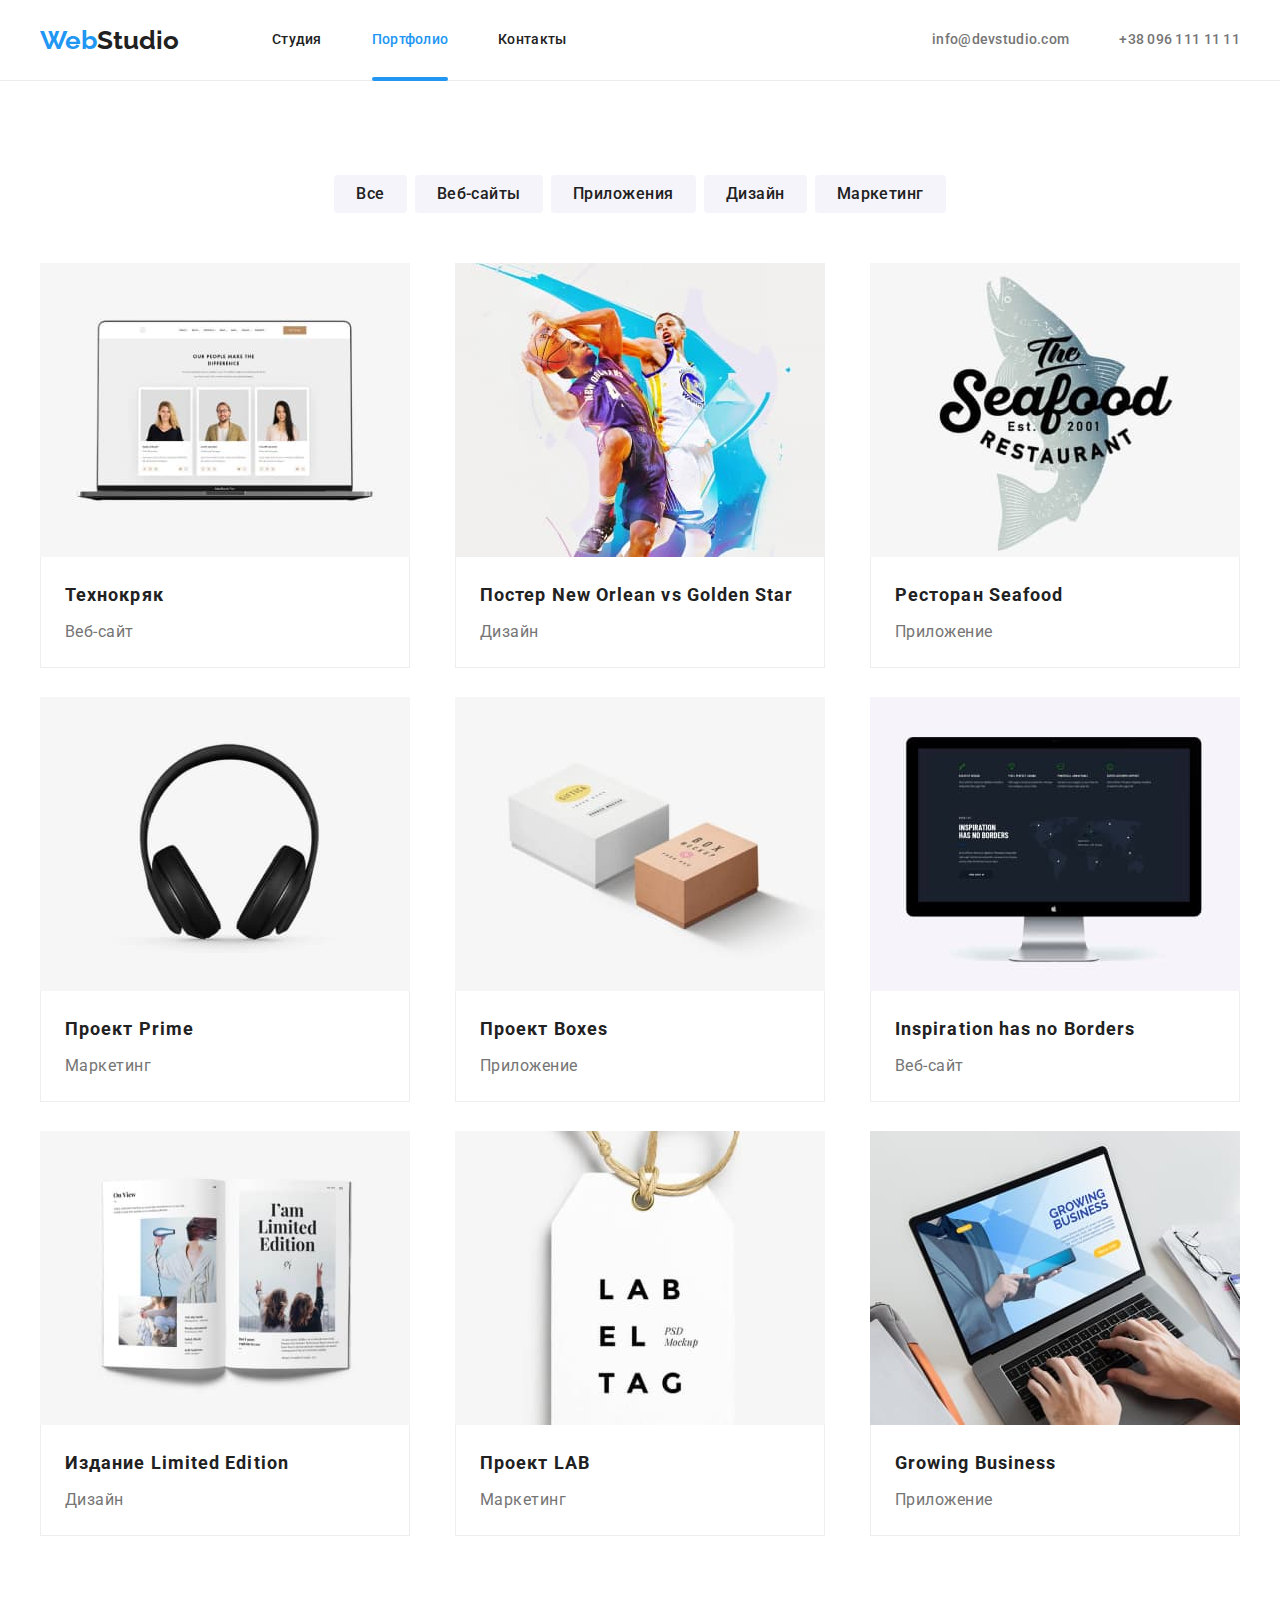
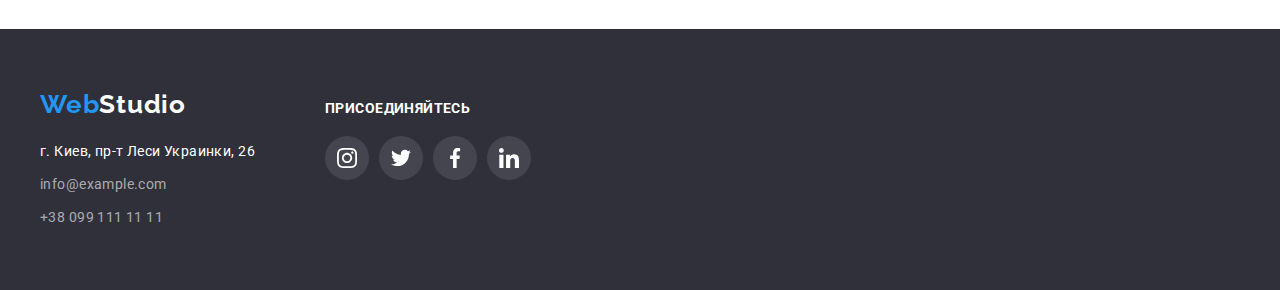
<file: portfolio.html>
<!DOCTYPE html>
<html lang="ru">
<head>
    <meta charset="UTF-8">
    <meta http-equiv="X-UA-Compatible" content="IE=edge">
    <meta name="viewport" content="width=device-width, initial-scale=1.0">
    <title>Document</title>
    <link rel="stylesheet" href="css/styles.css">
    <link rel="preconnect" href="https://fonts.googleapis.com">
    <link rel="preconnect" href="https://fonts.gstatic.com" crossorigin>
    <link href="https://fonts.googleapis.com/css2?family=Raleway:wght@700&family=Roboto:wght@400;500;700;900&display=swap"
        rel="stylesheet">
</head>
<body>
    <header class="header">
        <div class="container">
            <nav class="navigation">
                <a href="WebStudio" class="header-logo"><span class="web">Web</span>Studio</a>
                <ul class="nav">
                    <li class="nav-item"><a href="index.html" class="nav-item-link">Студия</a></li>
                    <li class="nav-item"><a href="" class="nav-item-link current">Портфолио</a></li>
                    <li class="nav-item"><a href="" class="nav-item-link">Контакты</a></li>
                </ul>
            </nav>
            <ul class="mail-phone">
                <li class="mail-phone-item"><a href="mailto:info@devstudio.com" class="mail">info@devstudio.com</a></li>
                <li class="mail-phone-item"><a href="tel:+380961111111" class="phone-number">+38 096 111 11 11</a></li>
            </ul>
        </div>
    </header>
    <main>
        <section class="main">
            <div class="container">
                <ul class="button-list">
                    <li class="item-filter-btn"><button type="button" class="filter-btn">Все</button></li>
                    <li class="item-filter-btn"><button type="button" class="filter-btn">Веб-сайты</button></li>
                    <li class="item-filter-btn"><button type="button" class="filter-btn">Приложения</button></li>
                    <li class="item-filter-btn"><button type="button" class="filter-btn">Дизайн</button></li>
                    <li class="item-filter-btn"><button type="button" class="filter-btn">Маркетинг</button></li>
                </ul>
                <ul class="categories-list">
                    <li class="categories-item-list">
                        <a href="" class="decoration-link">
                            <div class="card-thumb">
                                <img src="images/technokryak.jpg" alt="Технокряк" width="370" height="294">
                                <div class="overlay">
                                    <p class="pre-text">Ресурс предлагает комплексные предложения с разным уровнем функционала и
                                    сервисов.
                                    Все это позволит посетителю
                                    получить
                                    исчерпывающие сведения <br>о компании или частном лице.</p>
                                </div>
                            </div>
                            <div class="categories-item">
                                <h3 class="categories-item-title">Технокряк</h3>
                                <p class="categories-item-content">Веб-сайт</p>
                            </div>
                        </a>
                    </li>
                    <li class="categories-item-list">
                        <a href="" class="decoration-link">
                            <div class="card-thumb">
                                <img src="images/basketball.jpg" alt="Постер" width="370" height="294">
                                <div class="overlay">
                                    <p class="pre-text">Ресурс предлагает комплексные предложения с разным уровнем функционала и
                                        сервисов.
                                        Все это позволит посетителю
                                        получить
                                        исчерпывающие сведения <br>о компании или частном лице.</p>
                                </div>
                            </div>
                            <div class="categories-item">
                                <h3 class="categories-item-title">Постер New Orlean vs Golden Star</h3>
                                <p class="categories-item-content">Дизайн</p>
                            </div>
                        </a>
                    </li>
                    <li class="categories-item-list">
                        <a href="" class="decoration-link">
                            <div class="card-thumb">
                                <img src="images/seafood.jpg" alt="Ресторан" width="370" height="294">
                                <div class="overlay">
                                    <p class="pre-text">Ресурс предлагает комплексные предложения с разным уровнем функционала и
                                        сервисов.
                                        Все это позволит посетителю
                                        получить
                                        исчерпывающие сведения <br>о компании или частном лице.</p>
                                </div>
                            </div>
                            <div class="categories-item">
                                <h3 class="categories-item-title">Ресторан Seafood</h3>
                                <p class="categories-item-content">Приложение</p>
                            </div>
                        </a>
                    </li>
                    <li class="categories-item-list">
                        <a href="" class="decoration-link">
                            <div class="card-thumb">
                                <img src="images/headphones.jpg" alt="Проект" width="370" height="294">
                                <div class="overlay">
                                    <p class="pre-text">Ресурс предлагает комплексные предложения с разным уровнем функционала и
                                        сервисов.
                                        Все это позволит посетителю
                                        получить
                                        исчерпывающие сведения <br>о компании или частном лице.</p>
                                </div>
                            </div>
                            <div class="categories-item">
                                <h3 class="categories-item-title">Проект Prime</h3>
                                <p class="categories-item-content">Маркетинг</p>
                            </div>
                        </a>
                    </li>
                    <li class="categories-item-list">
                        <a href="" class="decoration-link">
                            <div class="card-thumb">
                                <img src="images/boxes.jpg" alt="Проект коробки" width="370" height="294">
                                <div class="overlay">
                                    <p class="pre-text">Ресурс предлагает комплексные предложения с разным уровнем функционала и
                                        сервисов.
                                        Все это позволит посетителю
                                        получить
                                        исчерпывающие сведения <br>о компании или частном лице.</p>
                                </div>
                            </div>
                            <div class="categories-item">
                                <h3 class="categories-item-title">Проект Boxes</h3>
                                <p class="categories-item-content">Приложение</p>
                            </div>
                        </a>
                    </li>
                    <li class="categories-item-list">
                        <a href="" class="decoration-link">
                            <div class="card-thumb">
                                <img src="images/monitor.jpg" alt="Монітор" width="370" height="294">
                                <div class="overlay">
                                    <p class="pre-text">Ресурс предлагает комплексные предложения с разным уровнем функционала и
                                        сервисов.
                                        Все это позволит посетителю
                                        получить
                                        исчерпывающие сведения <br>о компании или частном лице.</p>
                                </div>
                            </div>
                            <div class="categories-item">
                                <h3 class="categories-item-title">Inspiration has no Borders</h3>
                                <p class="categories-item-content">Веб-сайт</p>
                            </div>
                        </a>
                    </li>
                    <li class="categories-item-list">
                        <a href="" class="decoration-link">
                            <div class="card-thumb">
                                <img src="images/book.jpg" alt="Книжка" width="370" height="294">
                                <div class="overlay">
                                    <p class="pre-text">Ресурс предлагает комплексные предложения с разным уровнем функционала и
                                        сервисов.
                                        Все это позволит посетителю
                                        получить
                                        исчерпывающие сведения <br>о компании или частном лице.</p>
                                </div>
                            </div>
                            <div class="categories-item">
                                <h3 class="categories-item-title">Издание Limited Edition</h3>
                                <p class="categories-item-content">Дизайн</p>
                            </div>
                        </a>
                    </li>
                    <li class="categories-item-list">
                        <a href="" class="decoration-link">
                            <div class="card-thumb">
                                <img src="images/tag.jpg" alt="Бірка" width="370" height="294">
                                <div class="overlay">
                                    <p class="pre-text">Ресурс предлагает комплексные предложения с разным уровнем функционала и
                                        сервисов.
                                        Все это позволит посетителю
                                        получить
                                        исчерпывающие сведения <br>о компании или частном лице.</p>
                                </div>
                            </div>
                            <div class="categories-item">
                                <h3 class="categories-item-title">Проект LAB</h3>
                                <p class="categories-item-content">Маркетинг</p>
                            </div>
                        </a>
                    </li>
                    <li class="categories-item-list">
                        <a href="" class="decoration-link">
                            <div class="card-thumb">
                                <img src="images/laptop.jpg" alt="Ноутбук" width="370" height="294">
                                <div class="overlay">
                                    <p class="pre-text">Ресурс предлагает комплексные предложения с разным уровнем функционала и
                                        сервисов.
                                        Все это позволит посетителю
                                        получить
                                        исчерпывающие сведения <br>о компании или частном лице.</p>
                                </div>
                            </div>
                            <div class="categories-item">
                                <h3 class="categories-item-title">Growing Business</h3>
                                <p class="categories-item-content">Приложение</p>
                            </div>
                        </a>
                    </li>
                </ul>
            </div>
        </section>
    </main>
    <footer class="footer">
        <div class="container footer-content">
            <div>
                <a href="WebStudio" class="footer-logo"><span class="web">Web</span>Studio</a>
                <address class="address">
                    <ul class="address-list">
                        <li class="address-item-city"><a href="г. Киев, пр-т Леси Украинки, 26" class="city">г. Киев, пр-т
                                Леси
                                Украинки, 26</a></li>
                        <li class="address-item-mail"><a href="info@example.com" class="address-mail">info@example.com</a>
                        </li>
                        <li class="address-item-phone"><a href="tel:+380991111111" class="address-phone">+38 099 111 11
                                11</a></li>
                    </ul>
                </address>
            </div>
            <section class="soc-footer">
                <h3 class="soc-title">присоединяйтесь</h3>
                <ul class="soc-footer-list">
                    <li class="soc-item-footer">
                        <a href="https://www.instagram.com" class="social-link">
                            <svg width="20" height="20" class="icon-footer">
                                <use href="./images/icons.svg#icon-instagram"></use>
                            </svg>
                        </a>
                    </li>
                    <li class="soc-item-footer">
                        <a href="https://twitter.com" class="social-link">
                            <svg width="20" height="20" class="icon-footer">
                                <use href="./images/icons.svg#icon-twitter"></use>
                            </svg>
                        </a>
                    </li>
                    <li class="soc-item-footer">
                        <a href="https://facebook.com" class="social-link">
                            <svg width="20" height="20" class="icon-footer">
                                <use href="./images/icons.svg#icon-facebook"></use>
                            </svg>
                        </a>
                    </li>
                    <li class="soc-item-footer">
                        <a href="https://www.linkedin.com" class="social-link">
                            <svg width="20" height="20" class="icon-footer">
                                <use href="./images/icons.svg#icon-linkedin"></use>
                            </svg>
                        </a>
                    </li>
                </ul>
            </section>
        </div>
    </footer>
</body>
</html>
</file>
<file: css/styles.css>
body {
    margin: 0;
    font-family: 'Roboto', sans-serif;
    color: #000000;
}
h1,
h2,
h3,
h4,
h5,
h6,
p,
ul {
    margin: 0;
    padding: 0px;
}
img {
    display: block;
    max-width: 100%;
    height: auto;
}
.container {
    width: 1200px;
    padding-left: 15px;
    padding-right: 15px;
    margin: 0 auto;
}
.header {
    border-bottom: 1px solid #ECECEC;
}
.header-logo {
    font-family: 'Raleway';
    font-style: normal;
    font-weight: 700;
    font-size: 26px;
    line-height: 1.19;
    color: #212121;
    text-decoration: none;
    display: flex;
    align-items: center;
    margin-right: 93px;
}
.web {
    color: #2196F3;
}
.header .container {
    display: flex;
}
.mail-phone {
    display: flex;
}
.nav .nav-item-link {
    display: inline-block;
    color: #212121;

    transition: color 250ms cubic-bezier(0.4, 0, 0.2, 1);
}
.mail-phone .mail,
.phone-number {
    display: inline-flex;
    align-items: center;

    color: #757575;

    transition: color 250ms cubic-bezier(0.4, 0, 0.2, 1);
}
.nav>.nav-item {
    position: relative;
}
.nav {
    display: flex;
}
.navigation {
    display: flex;
}
.current::after {
    content: "";
    position: absolute;
    bottom: -1px;
    display: block;
    width: 100%;
    height: 4px;
    border-radius: 4px;
    background-color: #2196F3;
}
.nav-item:not(:last-child) {
    margin-right: 50px;
}
.mail {
    justify-content: center;
    align-items: center;
}
.phone-number {
    justify-content: center;
    align-items: center;
}
.nav-item-link,
.mail,
.phone-number {
    display: flex;
    text-decoration: none;
    padding-top: 32px;
    padding-bottom: 32px;
}
.nav-item {
    font-family: 'Roboto';
    font-style: normal;
    font-weight: 500;
    font-size: 14px;
    line-height: 1.14;
    letter-spacing: 0.02em;
}
.nav-item-link {
    color: #212121;
}

.nav-item-link:hover {
    color: #2196F3;
}
.nav .nav-item-link.current {
    color: #2196F3;
}
.mail-phone {
    margin-left: auto;
}
.mail-phone-item:not(:last-child) {
    margin-right: 50px;
}

.mail,
.phone-number {
    font-family: 'Roboto';
    font-style: normal;
    font-weight: 500;
    font-size: 14px;
    line-height: 1.14;
    letter-spacing: 0.02em;
    color: #757575;
}
.mail-icon {
    margin-right: 10px;
    fill: currentColor;
}
.phone-icon {
    margin-right: 10px;
    fill: currentColor;
}
.mail:visited,
.phone-number:visited {
    color: #757575;
}

.mail:hover,
.phone-number:hover {
    color: #2196F3;
}

.main-decision {
    background-color: #2F303A;
    background-image: 
    linear-gradient(
    rgba(47, 48, 58, 0.4), 
    rgba(47, 48, 58, 0.4)), 
    url(../images/background.jpg);
    background-repeat: no-repeat;
    background-position: center;
    background-size: 1600px;
    padding: 200px 0;
}
.icon-thumb {
    display: flex;
    justify-content: center;
    align-items: center;
    height: 120px;
    margin-bottom: 30px;
    background-color: #F5F4FA;
    border-radius: 4px;
}
.decision-title {
    font-family: 'Roboto';
    font-style: normal;
    font-weight: 900;
    font-size: 44px;
    line-height: 1.36;
    text-align: center;
    align-items: center;
    letter-spacing: 0.06em;
    text-transform: uppercase;
    color: #FFFFFF;
    width: 696px;
    height: 120px;
    margin: 0 auto 30px;
}

.button {
    font-weight: 700;
    font-size: 16px;
    line-height: 30px;
    display: flex;
    align-items: center;
    text-align: center;
    letter-spacing: 0.06em;
    background-color: #2196F3;
    box-shadow: 0px 4px 4px rgba(0, 0, 0, 0.15);
    border: none;
    border-radius: 4px;
    color: #FFFFFF;
    cursor: pointer;
    padding: 10px 32px;
    margin: 0 auto;
}

.decision {
    padding-top: 94px;
    padding-bottom: 94px;
}

.decision-item-title {
    font-family: 'Roboto';
    font-style: normal;
    font-weight: 700;
    font-size: 14px;
    line-height: 1.14;
    letter-spacing: 0.03em;
    text-transform: uppercase;
    color: #212121;
    margin-bottom: 10px;
}

.decision-item-content {
    font-size: 14px;
    line-height: 1.71;
    letter-spacing: 0.03em;
    color: #757575;
}

.decision-list {
    display: flex;
    padding-left: 0;
}

.decision-item-list:not(:last-child) {
    margin-right: 30px;
}

.main-do {
    padding-bottom: 94px;
}

.do-list {
    display: flex;
    padding-left: 0;
}

.do-item-list:not(:last-child) {
    margin-right: 30px;
}

.do-title {
    font-weight: 700;
    font-size: 36px;
    line-height: 1.17;
    text-align: center;
    letter-spacing: 0.03em;
    color: #212121;
    margin-bottom: 50px;
}
.do-item-list {
    max-width: 370px;
}
.gallery-wrap {
    position: relative;
    display: flex;
    justify-content: center;
    align-items: center;
}
.text-do-list {
    position: absolute;
    bottom: 0;
    font-size: 16px;
    color: #ffffff;
    line-height: 1.6;
    background-color: rgba(47, 48, 58, 0.8);
    padding: 0;
    height: 70px;
    width: 370px;
    
    margin: 0px;
    font-family: 'Roboto';
    font-style: normal;
    font-weight: 700;
    font-size: 14px;
    line-height: 16px;
    text-align: center;
    letter-spacing: 0.03em;
    text-transform: uppercase;
    overflow: hidden;
    align-items: center;
    display: flex;
    align-items: center;
    justify-content: center;
}
.main-team {
    padding-top: 94px;
    padding-bottom: 94px;
}

.main-team {
    background-color: #F5F4FA;
}

.team-title {
    font-weight: 700;
    font-size: 36px;
    line-height: 42px;
    text-align: center;
    letter-spacing: 0.03em;
    color: #212121;
    margin-bottom: 50px;
}

.team-list {
    display: flex;
    padding-left: 0;
}

.team-item-list {
    background: #FFFFFF;
    box-shadow: 0px 1px 3px rgba(0, 0, 0, 0.12), 0px 1px 1px rgba(0, 0, 0, 0.14), 0px 2px 1px rgba(0, 0, 0, 0.2);
    border-radius: 0px 0px 4px 4px;
}

.team-item-list:not(:last-child) {
    margin-right: 30px;
}

.participant {
    font-family: 'Roboto';
    font-style: normal;
    font-weight: 500;
    font-size: 16px;
    line-height: 19px;
    text-align: center;
    letter-spacing: 0.03em;
    color: #212121;
    margin-bottom: 10px;
}

.participant-job {
    font-family: 'Roboto';
    font-style: normal;
    font-weight: 400;
    font-size: 16px;
    line-height: 19px;
    text-align: center;
    letter-spacing: 0.03em;
    color: #757575;
    margin-bottom: 16px;
}
.participant-participant-job {
    padding-top: 30px;
    padding-bottom: 30px;
}
.participant-participant-job .par-link {
    transition: background-color 250ms cubic-bezier(0.4, 0, 0.2, 1);
}
.participant-soc-list {
    display: flex;
    justify-content: center;
}
.par-item {
    width: 44px;
    height: 44px;
    margin-left: 10px;
}
.par-item:first-child {
    margin-left: 0;
}
.par-link {
    display: flex;
    justify-content: center;
    align-items: center;
    width: 100%;
    height: 100%;
    border-radius: 50%;
}
.par-soc-icon {
    fill: #AFB1B8;
    transition: fill 250ms cubic-bezier(0.4, 0, 0.2, 1);
}
.par-link:hover,
.par-link:focus {
    background-color: #2196F3;
}
.par-link:hover .par-soc-icon,
.par-link:focus .par-soc-icon {
    fill: #FFFFFF;
}
.client-section {
    padding-top: 94px;
    padding-bottom: 94px;
}
.client {
    text-align: center;
}
.client-item > .client-link {
    transition: color 250ms cubic-bezier(0.4, 0, 0.2, 1), border-color 250ms cubic-bezier(0.4, 0, 0.2, 1);
}
.client-list {
    display: flex;
    justify-content: center;
}
.client-title {
    margin-bottom: 50px;
    padding: 0;
    font-weight: 700;
    font-size: 36px;
    line-height: 42px;
}

.client-link {
    display: flex;
    height: 92px;
    width: 170px;
    justify-content: center;
    align-items: center;
    color: #afb1b8;
    border: 1px solid #afb1b8;
    border-radius: 4px;
}

.client-link:hover,
.client-link:focus {
    color: #2196F3;
    border-color: #2196F3;
}

.client-list {
    display: flex;
    margin-top: -30px;
    margin-left: -30px;
}

.client-item {
    flex-basis: 30px;
    margin-top: 30px;
    margin-left: 30px;
}

.client-item .icon {
    fill: currentColor;
}
.footer {
    background-color: #2F303A;
    padding-top: 60px;
    padding-bottom: 60px;
}
.footer-content {
    display: flex;
    align-items: baseline;
}
.footer-logo {
    font-family: 'Raleway';
    font-style: normal;
    font-weight: 700;
    font-size: 26px;
    line-height: 1.19;
    letter-spacing: 0.03em;
    color: #FFFFFF;
    text-decoration: none;
}
.footer-logo {
    display: block;
    margin-bottom: 20px;
}
.soc-footer {
    margin-left: 70px;
}
.soc-title {
    font-weight: 700;
    font-size: 14px;
    line-height: 16px;
    letter-spacing: 0.03em;
    text-transform: uppercase;
    color: #FFFFFF;
    margin-bottom: 20px;
}
.soc-item-footer {
    margin-right: 10px;
}
.social-link {
    display: flex;
    width: 44px;
    height: 44px;
    justify-content: center;
    align-items: center;
    color: #afb1b8;
    border-radius: 50%;
}
.soc-footer-list {
    display: flex;
}
.soc-footer .social-link {
    background: rgba(255, 255, 255, 0.1);
    color: #ffffff;
}
.icon-footer {
    fill: currentColor;
}
.soc-footer .social-link:hover,
.soc-footer .social-link:focus {
    background-color: #2196f3;
}
.city {
    font-size: 14px;
    line-height: 1.71;
    letter-spacing: 0.03em;
    color: #FFFFFF;
    text-decoration: none;
    font-style: normal;
}
.address-list .city, .address-mail, .address-phone {
    transition: color 250ms cubic-bezier(0.4, 0, 0.2, 1);
}
.address-list li:not(:last-child) {
    margin-bottom: 9px;
}
.address-mail {
    font-size: 14px;
    line-height: 1.71;
    letter-spacing: 0.03em;
    color: rgba(255, 255, 255, 0.6);
    text-decoration: none;
    font-style: normal;
}

.address-phone {
    font-size: 14px;
    line-height: 1.71;
    letter-spacing: 0.03em;
    color: rgba(255, 255, 255, 0.6);
    text-decoration: none;
    font-style: normal;
}
.address-item-phone {
    padding: 0;
}
.city:visited {
    color: #FFFFFF;
}

.address-mail:visited,
.address-phone:visited {
    color: rgba(255, 255, 255, 0.6);
}

.address-mail:hover,
.address-phone:hover,
.city:hover {
    color: #2196F3;
}
.soc-footer .social-link {
    transition: background-color 250ms cubic-bezier(0.4, 0, 0.2, 1);
}
.button-list {
    display: flex;
    justify-content: center;
    margin-bottom: 50px;
}
.main {
    padding-top: 94px;
}
.button-list .filter-btn {
    transition: background-color 250ms cubic-bezier(0.4, 0, 0.2, 1), color 250ms cubic-bezier(0.4, 0, 0.2, 1), box-shadow 250ms cubic-bezier(0.4, 0, 0.2, 1);
}
.filter-btn {
    font-family: 'Roboto';
    font-style: normal;
    font-weight: 500;
    font-size: 16px;
    line-height: 26px;
    text-align: center;
    letter-spacing: 0.03em;
    color: #212121;
    background: #F5F4FA;
    border: none;
    border-radius: 4px;
    cursor: pointer;
    padding: 6px 22px;
}

.item-filter-btn:not(:last-child) {
    margin-right: 8px;
}

.filter-btn:hover {
    color: #FFFFFF;
    background: #2196F3;
    box-shadow: 0px 3px 1px rgba(0, 0, 0, 0.1), 0px 1px 2px rgba(0, 0, 0, 0.08), 0px 2px 2px rgba(0, 0, 0, 0.12);
}
.categories-item-list {
    max-width: 370px;
    max-height: 404px;
}
.categories-list .card-thumb {
    position: relative;
    overflow: hidden;
}

.overlay {
    position: absolute;
    top: 0;
    left: 0;
    width: 100%;
    height: 100%;

    padding: 63px 24px;
    background-color: rgba(33, 150, 243, 0.9);

    transform: translateY(101%);
    transition: transform 250ms cubic-bezier(0.4, 0, 0.2, 1);
}

.decoration-link:hover .overlay,
.decoration-link:focus .overlay {
    transform: translateY(0);
    box-shadow: 0px 1px 1px rgba(0, 0, 0, 0.12), 0px 4px 4px rgba(0, 0, 0, 0.06), 1px 4px 6px rgba(0, 0, 0, 0.16);
}
.card-thumb .pre-text {
    margin: 0;
    font-size: 18px;
    line-height: 1.56;
    padding-right: 24px;
    color: #ffffff;
}
.categories-list {
    display: flex;
    flex-wrap: wrap;
    padding-left: 0;
    justify-content: space-between;
}
.categories-item-list {
    display: inline-block;
}
.decoration-link {
    display: block;
    transition: box-shadow 250ms cubic-bezier(0.4, 0, 0.2, 1);
}
.decoration-link:hover,
.decoration-link:focus {
    box-shadow: 0px 1px 1px rgb(0 0 0 / 12%), 0px 4px 4px rgb(0 0 0 / 6%), 1px 4px 6px rgb(0 0 0 / 16%);
}
.decoration-link {
    text-decoration: none;
}
.categories-item-title {
    font-family: 'Roboto';
    font-style: normal;
    font-weight: 700;
    font-size: 18px;
    line-height: 2;
    letter-spacing: 0.06em;
    color: #212121;
    margin-bottom: 4px;
}
.categories-item-list:nth-child(-n + 6) {
    margin-bottom: 30px;
}
.main {
    padding-bottom: 94px;
}
.categories-item {
    padding: 20px 24px;
    border-right: 1px solid #EEEEEE;
    border-left: 1px solid #EEEEEE;
    border-bottom: 1px solid #EEEEEE;
}
.categories-item-content {
    font-size: 16px;
    line-height: 1.88;
    letter-spacing: 0.03em;
    color: #757575;
}

.second-categories-list {
    display: flex;
    padding-left: 0px;
    justify-content: space-between;
}

.second-categories-list {
    margin-bottom: 94px;
}


/* Модальне вікно */
.backdrop {
    position: fixed;
    top: 0;
    left: 0;
    width: 100%;
    height: 100%;

    background-color: rgba(0, 0, 0, 0.2);
    opacity: 1;

    transition: opacity 250ms cubic-bezier(0.4, 0, 0.2, 1);
}

.backdrop.is-hidden {
    opacity: 0;
    pointer-events: none;
}

.backdrop.is-hidden .modal {
    transform: translate(-50%, -50%) scale(0.4, 0.1);
    opacity: 0;
}

.modal {
    position: absolute;
    top: 50%;
    left: 50%;
    min-width: 528px;
    min-height: 581px;

    background-color: #ffffff;
    box-shadow: 0px 1px 3px rgba(0, 0, 0, 0.12),
        0px 1px 1px rgba(0, 0, 0, 0.14),
        0px 2px 1px rgba(0, 0, 0, 0.2);
    border-radius: 4px;

    transform: translate(-50%, -50%) scale(1, 1);
    opacity: 1;
    transition: transform 250ms cubic-bezier(0.4, 0, 0.2, 1),
        opacity 250ms cubic-bezier(0.4, 0, 0.2, 1);
}

.button-closed {
    position: absolute;
    display: inline-flex;
    top: 8px;
    right: 8px;

    width: 30px;
    height: 30px;
    padding: 6px;

    cursor: pointer;
    background-color: #ffffff;
    border: 1px solid rgba(0, 0, 0, 0.1);
    border-radius: 50%;
}


.nav,
.mail-phone,
.decision-list,
.do-list,
.team-list,
.address-list,
.button-list,
.categories-list,
.second-categories-list,
.participant-soc-list,
.client-list,
.soc-footer-list {
    list-style-type: none;
}
</file>
